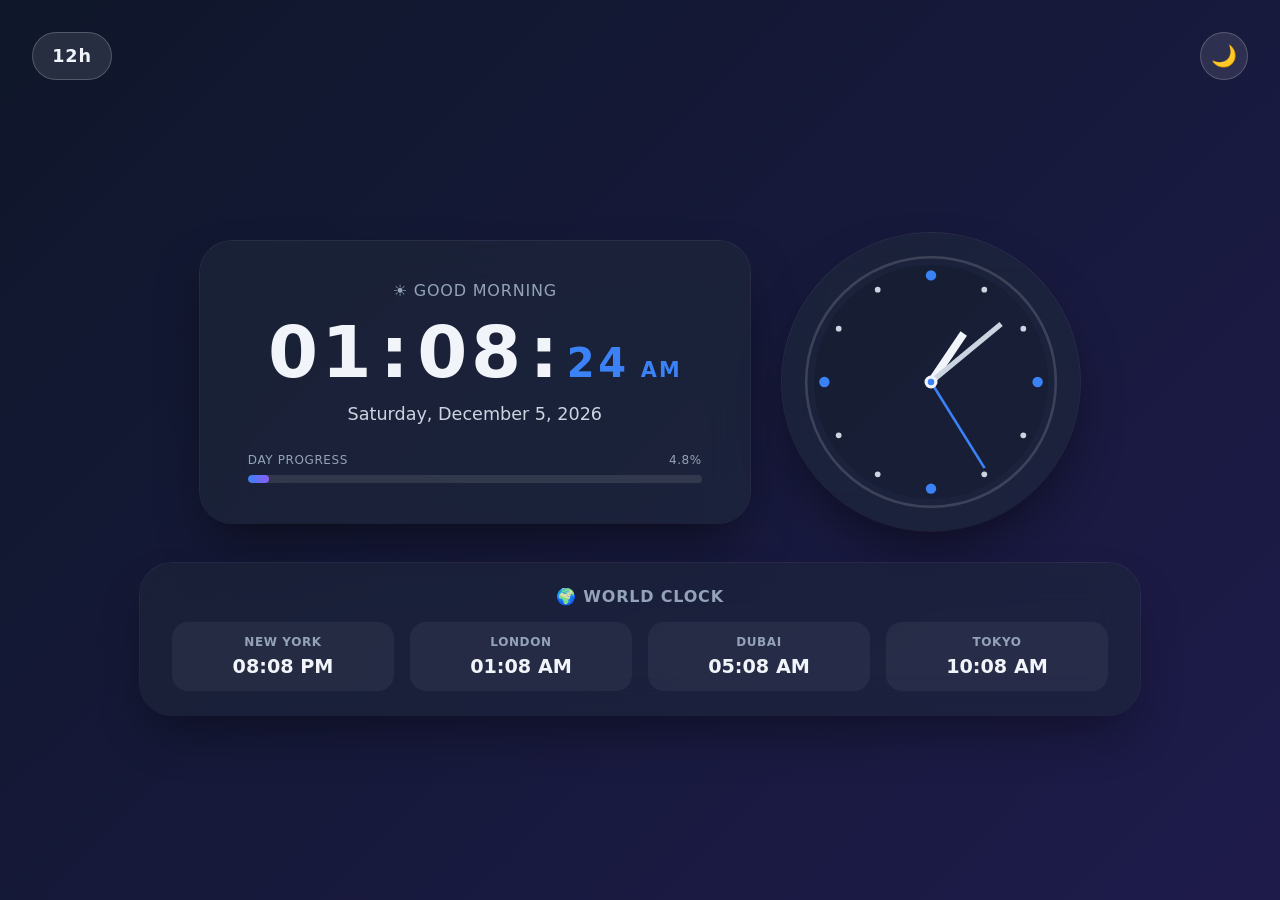
<file: index.html>
<!DOCTYPE html>
<html lang="en">
<head>
    <meta charset="UTF-8">
    <meta name="viewport" content="width=device-width, initial-scale=1.0">
    <title>Digital + Analog Clock ⏰</title>
    <link rel="stylesheet" href="style.css">
</head>
<body>
    <!-- Theme toggle (top right) -->
    <button class="theme-toggle" id="themeToggle" aria-label="Toggle theme">🌙</button>

    <!-- Format toggle (top left) -->
    <button class="format-toggle" id="formatToggle" aria-label="Toggle 12/24 hour">24h</button>

    <!-- Main display: digital + analog side by side -->
    <main class="display-wrapper">

        <!-- Left: Digital clock -->
        <div class="clock-container">
            <div class="greeting" id="greeting">Good evening</div>

            <div class="time">
                <span id="hours">00</span>
                <span class="colon">:</span>
                <span id="minutes">00</span>
                <span class="colon">:</span>
                <span class="seconds" id="seconds">00</span>
                <span class="ampm" id="ampm">AM</span>
            </div>

            <div class="date" id="date">Loading date...</div>

            <!-- Day progress bar -->
            <div class="progress-wrapper">
                <div class="progress-label">
                    <span>Day progress</span>
                    <span id="progressPercent">0%</span>
                </div>
                <div class="progress-bar">
                    <div class="progress-fill" id="progressFill"></div>
                </div>
            </div>
        </div>

        <!-- Right: Analog clock -->
        <div class="analog-container">
            <svg class="analog-clock" viewBox="0 0 200 200" xmlns="http://www.w3.org/2000/svg">
                <!-- Outer ring -->
                <circle cx="100" cy="100" r="96" class="clock-face" />
                <circle cx="100" cy="100" r="90" class="clock-inner" />

                <!-- Hour markers (12 dots) -->
                <g id="hourMarkers"></g>

                <!-- Hands -->
                <line id="hourHand"   x1="100" y1="100" x2="100" y2="55" class="hand hour-hand" />
                <line id="minuteHand" x1="100" y1="100" x2="100" y2="30" class="hand minute-hand" />
                <line id="secondHand" x1="100" y1="100" x2="100" y2="22" class="hand second-hand" />

                <!-- Center dot -->
                <circle cx="100" cy="100" r="5" class="center-dot" />
                <circle cx="100" cy="100" r="2.5" class="center-dot-inner" />
            </svg>
        </div>
    </main>

    <!-- World clock section -->
    <section class="world-clock">
        <h2>🌍 World Clock</h2>
        <div class="cities" id="cities">
            <!-- Filled by JavaScript -->
        </div>
    </section>

    <script src="script.js"></script>
</body>
</html>
</file>
<file: style.css>
/* ============================================
   RESET & BASE
   ============================================ */
* {
    margin: 0;
    padding: 0;
    box-sizing: border-box;
}

body {
    font-family: 'Segoe UI', system-ui, -apple-system, sans-serif;
    min-height: 100vh;
    display: flex;
    flex-direction: column;
    align-items: center;
    justify-content: center;
    gap: 2rem;
    padding: 5rem 1rem 2rem;
    background: linear-gradient(135deg, #0f172a 0%, #1e293b 100%);
    transition: background 1s ease;
    color: #f1f5f9;
}

body.light {
    background: linear-gradient(135deg, #e0e7ff 0%, #f0f9ff 100%) !important;
    color: #0f172a;
}

/* ============================================
   DISPLAY WRAPPER (digital + analog)
   ============================================ */
.display-wrapper {
    display: flex;
    align-items: center;
    justify-content: center;
    gap: 2rem;
    flex-wrap: wrap;
    max-width: 1000px;
    width: 100%;
}

/* ============================================
   MAIN CLOCK CARD (digital)
   ============================================ */
.clock-container {
    flex: 1 1 400px;
    max-width: 550px;
    background: rgba(30, 41, 59, 0.6);
    backdrop-filter: blur(20px);
    -webkit-backdrop-filter: blur(20px);
    border-radius: 2rem;
    padding: 2.5rem 3rem;
    text-align: center;
    box-shadow: 0 25px 50px -12px rgba(0, 0, 0, 0.5),
                0 0 0 1px rgba(255, 255, 255, 0.1);
    transition: all 0.5s ease;
}

body.light .clock-container {
    background: rgba(255, 255, 255, 0.85);
    box-shadow: 0 25px 50px -12px rgba(59, 130, 246, 0.25),
                0 0 0 1px rgba(255, 255, 255, 0.8);
}

.greeting {
    font-size: 1rem;
    font-weight: 500;
    color: #94a3b8;
    margin-bottom: 1rem;
    letter-spacing: 0.05em;
    text-transform: uppercase;
}

body.light .greeting {
    color: #64748b;
}

.time {
    font-size: 4.5rem;
    font-weight: 700;
    color: #f1f5f9;
    letter-spacing: 0.05em;
    font-variant-numeric: tabular-nums;
    line-height: 1;
    display: flex;
    align-items: baseline;
    justify-content: center;
    gap: 0.3rem;
    flex-wrap: wrap;
}

body.light .time {
    color: #0f172a;
}

.seconds {
    font-size: 2.5rem;
    color: #3b82f6;
}

.ampm {
    font-size: 1.3rem;
    font-weight: 600;
    color: #3b82f6;
    margin-left: 0.4rem;
    letter-spacing: 0.1em;
}

.ampm.hidden {
    display: none;
}

.date {
    font-size: 1.1rem;
    color: #cbd5e1;
    margin-top: 1rem;
    font-weight: 500;
}

body.light .date {
    color: #475569;
}

/* ============================================
   DAY PROGRESS BAR
   ============================================ */
.progress-wrapper {
    margin-top: 1.8rem;
    text-align: left;
}

.progress-label {
    display: flex;
    justify-content: space-between;
    font-size: 0.75rem;
    color: #94a3b8;
    margin-bottom: 0.5rem;
    font-weight: 500;
    letter-spacing: 0.05em;
    text-transform: uppercase;
}

body.light .progress-label {
    color: #64748b;
}

.progress-bar {
    height: 8px;
    background: rgba(255, 255, 255, 0.1);
    border-radius: 10px;
    overflow: hidden;
}

body.light .progress-bar {
    background: rgba(0, 0, 0, 0.08);
}

.progress-fill {
    height: 100%;
    width: 0%;
    background: linear-gradient(90deg, #3b82f6, #8b5cf6);
    border-radius: 10px;
    transition: width 1s linear;
}

/* ============================================
   ANALOG CLOCK
   ============================================ */
.analog-container {
    flex: 0 0 auto;
    display: flex;
    align-items: center;
    justify-content: center;
    background: rgba(30, 41, 59, 0.6);
    backdrop-filter: blur(20px);
    -webkit-backdrop-filter: blur(20px);
    border-radius: 50%;
    padding: 1.2rem;
    box-shadow: 0 25px 50px -12px rgba(0, 0, 0, 0.5),
                0 0 0 1px rgba(255, 255, 255, 0.1);
    transition: all 0.5s ease;
}

body.light .analog-container {
    background: rgba(255, 255, 255, 0.85);
    box-shadow: 0 25px 50px -12px rgba(59, 130, 246, 0.25),
                0 0 0 1px rgba(255, 255, 255, 0.8);
}

.analog-clock {
    width: 260px;
    height: 260px;
    display: block;
}

/* Clock face */
.clock-face {
    fill: none;
    stroke: rgba(255, 255, 255, 0.15);
    stroke-width: 2;
}

body.light .clock-face {
    stroke: rgba(15, 23, 42, 0.15);
}

.clock-inner {
    fill: rgba(15, 23, 42, 0.35);
    stroke: none;
}

body.light .clock-inner {
    fill: rgba(241, 245, 249, 0.9);
}

/* Hour markers (dots) */
.marker {
    fill: #cbd5e1;
    transition: fill 0.3s;
}

.marker.major {
    fill: #3b82f6;
}

body.light .marker {
    fill: #64748b;
}

body.light .marker.major {
    fill: #3b82f6;
}

/* Clock hands */
.hand {
    .hand {
    stroke-linecap: round;
     transition: transform 0.2s ease-out;
    /* No transform-origin, no transform-box — SVG's rotate() handles it */
}
}

.hour-hand {
    stroke: #f1f5f9;
    stroke-width: 6;
}

body.light .hour-hand {
    stroke: #0f172a;
}

.minute-hand {
    stroke: #cbd5e1;
    stroke-width: 4;
}

body.light .minute-hand {
    stroke: #334155;
}

.second-hand {
    stroke: #3b82f6;
    stroke-width: 2;
    transition: transform 0.05s cubic-bezier(0.4, 2.5, 0.6, 1);
}

/* Center dot */
.center-dot {
    fill: #f1f5f9;
}

body.light .center-dot {
    fill: #0f172a;
}

.center-dot-inner {
    fill: #3b82f6;
}

/* ============================================
   BLINKING COLON
   ============================================ */
.colon {
    animation: blink 1s infinite;
}

@keyframes blink {
    0%, 49% { opacity: 1; }
    50%, 100% { opacity: 0.3; }
}

/* ============================================
   TOGGLE BUTTONS
   ============================================ */
.theme-toggle,
.format-toggle {
    position: fixed;
    top: 2rem;
    background: rgba(255, 255, 255, 0.1);
    border: 1px solid rgba(255, 255, 255, 0.2);
    color: #f1f5f9;
    height: 3rem;
    border-radius: 50px;
    font-size: 1.1rem;
    cursor: pointer;
    display: flex;
    align-items: center;
    justify-content: center;
    transition: all 0.3s ease;
    z-index: 10;
    font-weight: 600;
    padding: 0 1.2rem;
    backdrop-filter: blur(10px);
    font-family: inherit;
}

.theme-toggle {
    right: 2rem;
    width: 3rem;
    font-size: 1.3rem;
}

.format-toggle {
    left: 2rem;
    letter-spacing: 0.05em;
}

.theme-toggle:hover,
.format-toggle:hover {
    transform: scale(1.08);
    background: rgba(255, 255, 255, 0.25);
}

body.light .theme-toggle,
body.light .format-toggle {
    background: rgba(15, 23, 42, 0.1);
    border-color: rgba(15, 23, 42, 0.2);
    color: #0f172a;
}

body.light .theme-toggle:hover,
body.light .format-toggle:hover {
    background: rgba(15, 23, 42, 0.2);
}

/* ============================================
   WORLD CLOCK
   ============================================ */
.world-clock {
    background: rgba(30, 41, 59, 0.5);
    backdrop-filter: blur(20px);
    -webkit-backdrop-filter: blur(20px);
    border-radius: 2rem;
    padding: 1.5rem 2rem;
    box-shadow: 0 25px 50px -12px rgba(0, 0, 0, 0.4),
                0 0 0 1px rgba(255, 255, 255, 0.08);
    max-width: 1000px;
    width: 100%;
    transition: all 0.5s ease;
}

body.light .world-clock {
    background: rgba(255, 255, 255, 0.75);
    box-shadow: 0 25px 50px -12px rgba(59, 130, 246, 0.2),
                0 0 0 1px rgba(255, 255, 255, 0.7);
}

.world-clock h2 {
    font-size: 1rem;
    font-weight: 600;
    color: #94a3b8;
    margin-bottom: 1rem;
    letter-spacing: 0.05em;
    text-transform: uppercase;
    text-align: center;
}

body.light .world-clock h2 {
    color: #64748b;
}

.cities {
    display: grid;
    grid-template-columns: repeat(4, 1fr);
    gap: 1rem;
}

.city {
    text-align: center;
    padding: 0.8rem 0.5rem;
    border-radius: 1rem;
    background: rgba(255, 255, 255, 0.05);
    transition: all 0.2s ease;
}

body.light .city {
    background: rgba(15, 23, 42, 0.04);
}

.city:hover {
    background: rgba(59, 130, 246, 0.15);
    transform: translateY(-3px);
}

.city-name {
    font-size: 0.75rem;
    font-weight: 600;
    color: #94a3b8;
    text-transform: uppercase;
    letter-spacing: 0.05em;
    margin-bottom: 0.4rem;
}

body.light .city-name {
    color: #64748b;
}

.city-time {
    font-size: 1.2rem;
    font-weight: 700;
    color: #f1f5f9;
    font-variant-numeric: tabular-nums;
}

body.light .city-time {
    color: #0f172a;
}

/* ============================================
   RESPONSIVE
   ============================================ */
@media (max-width: 900px) {
    .display-wrapper {
        gap: 1.5rem;
    }
    .analog-clock {
        width: 200px;
        height: 200px;
    }
    .analog-container {
        padding: 0.9rem;
    }
}

@media (max-width: 700px) {
    .clock-container {
        padding: 2rem 1.5rem;
        border-radius: 1.5rem;
    }
    .time {
        font-size: 3rem;
    }
    .seconds {
        font-size: 1.8rem;
    }
    .ampm {
        font-size: 1rem;
    }
    .date {
        font-size: 1rem;
    }
    .theme-toggle {
        top: 1rem;
        right: 1rem;
        width: 2.5rem;
        height: 2.5rem;
        font-size: 1.1rem;
    }
    .format-toggle {
        top: 1rem;
        left: 1rem;
        height: 2.5rem;
        font-size: 0.95rem;
    }
    .analog-clock {
        width: 180px;
        height: 180px;
    }
    .world-clock {
        padding: 1.2rem 1rem;
        border-radius: 1.5rem;
    }
    .cities {
        grid-template-columns: repeat(2, 1fr);
        gap: 0.75rem;
    }
    .city-time {
        font-size: 1rem;
    }
}
</file>
